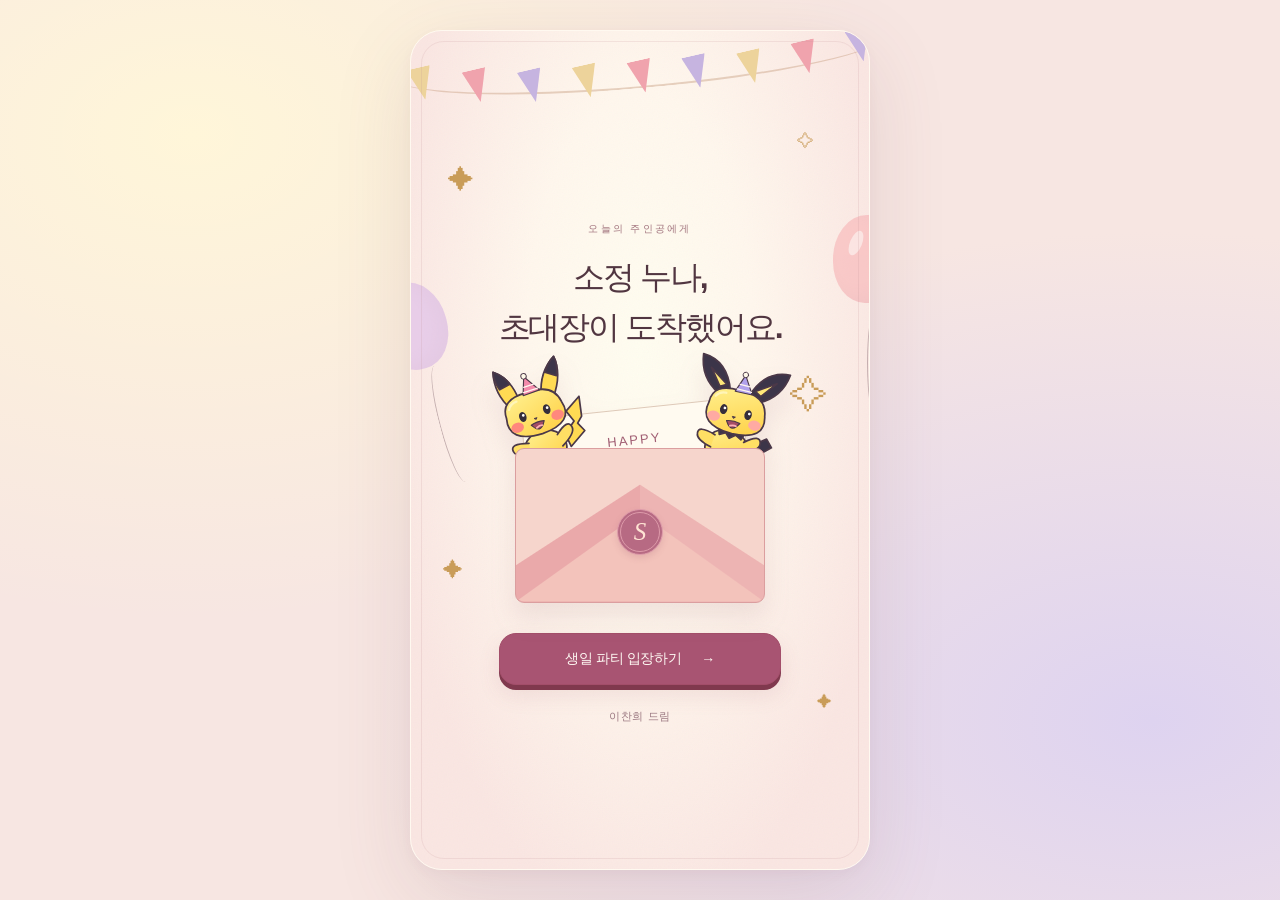
<file: index.html>
<!doctype html>
<html lang="ko"><head>
<meta charset="utf-8"><meta name="viewport" content="width=device-width, initial-scale=1, viewport-fit=cover">
<meta name="theme-color" content="#fae9e3"><meta name="color-scheme" content="light">
<title>소정 누나 생일 축하드립니다! 🎂</title>
<meta name="description" content="소정 누나 생일 축하드립니다! — 이찬희 드림">
<meta property="og:type" content="website"><meta property="og:locale" content="ko_KR">
<meta property="og:title" content="소정 누나 생일 축하드립니다! 🎂">
<meta property="og:description" content="소정 누나 생일 축하드립니다! — 이찬희 드림">
<meta property="og:url" content="https://pollmap.github.io/sojeong-birthday-card-2026/">
<meta property="og:image" content="https://pollmap.github.io/sojeong-birthday-card-2026/og-sojeong-party-v4.png">
<meta property="og:image:width" content="1200"><meta property="og:image:height" content="630">
<meta property="og:image:alt" content="소정 누나 생일 축하드립니다! 파티 모자를 쓴 피카츄와 피츄, 딸기 생크림 케이크. 이찬희 드림">
<meta name="twitter:card" content="summary_large_image"><meta name="twitter:title" content="소정 누나 생일 축하드립니다! 🎂">
<meta name="twitter:description" content="소정 누나 생일 축하드립니다! — 이찬희 드림">
<meta name="twitter:image" content="https://pollmap.github.io/sojeong-birthday-card-2026/og-sojeong-party-v4.png">
<link rel="canonical" href="https://pollmap.github.io/sojeong-birthday-card-2026/">
<link rel="stylesheet" href="party.css?v=2"><script src="card.js?v=4" defer></script>
</head><body>
<main class="card" id="card" data-state="closed" aria-label="소정 누나 생일 카드">
  <div class="paper-grain" aria-hidden="true"></div>
  <div class="garland" aria-hidden="true"><i></i><i></i><i></i><i></i><i></i><i></i><i></i><i></i><i></i></div>
  <div class="balloon balloon-one" aria-hidden="true"></div><div class="balloon balloon-two" aria-hidden="true"></div>
  <div class="stars" aria-hidden="true"><span>✦</span><span>✧</span><span>✦</span><span>✧</span><span>✦</span></div>
  <section class="invitation" id="invitation" aria-labelledby="invite-title">
    <p class="eyebrow">오늘의 주인공에게</p>
    <h1 id="invite-title">소정 누나,<br>초대장이 도착했어요.</h1>
    <div class="envelope" aria-hidden="true"><div class="letter"><span>HAPPY</span><strong>BIRTHDAY</strong><span class="letter-heart">♥</span></div><div class="envelope-front"></div><div class="seal">S</div><img class="peek peek-pika" src="assets/pika-party.svg" alt=""><img class="peek peek-pichu" src="assets/pichu-party.svg" alt=""></div>
    <button class="primary enter" id="enter" type="button">생일 파티 입장하기 <span aria-hidden="true">→</span></button>
    <p class="from">이찬희 드림</p>
  </section>
  <section class="party" id="party" aria-label="생일 파티" hidden>
    <header class="headline"><p class="eyebrow">HAPPY BIRTHDAY</p><h2 tabindex="-1" id="greeting"><span>소정 누나</span><strong>생일 축하드립니다!</strong></h2><p class="caption" id="caption" aria-live="polite">축하단 입장합니다.</p></header>
    <div class="stage" id="stage">
      <div class="halo" aria-hidden="true"></div><div class="floor" aria-hidden="true"></div>
      <div class="actor actor-pika" id="pika"><span class="bubble" id="pika-speech" aria-hidden="true">누나, 받으십시오!</span><div class="puppet"><img src="assets/pika-party.svg" width="230" height="260" alt="파티 모자를 쓴 피카츄"></div><span class="actor-shadow" aria-hidden="true"></span></div>
      <div class="actor actor-pichu" id="pichu"><span class="bubble" id="pichu-speech" aria-hidden="true">앗, 같이요!</span><div class="puppet"><img src="assets/pichu-party.svg" width="230" height="260" alt="파티 모자를 쓴 피츄"></div><span class="actor-shadow" aria-hidden="true"></span></div>
      <div class="cake" id="cake"><img src="assets/party-cake.svg" width="280" height="280" alt="딸기 생크림 케이크와 세 개의 촛불"><span class="flame flame-one" aria-hidden="true"></span><span class="flame flame-two" aria-hidden="true"></span><span class="flame flame-three" aria-hidden="true"></span></div>
      <div class="bow-label" aria-hidden="true">꾸벅.</div>
    </div>
    <footer class="party-footer"><p class="signature">마음을 담아, <strong>이찬희 드림</strong></p><div class="controls"><button id="sound" type="button" aria-pressed="false">♪ 소리 켜기</button><button id="replay" type="button">↻ 다시 보기</button><button id="share" type="button">링크 복사</button></div><p class="share-status" id="share-status" role="status"></p></footer>
  </section>
  <canvas id="confetti" aria-hidden="true"></canvas>
  <noscript><p class="no-script">소정 누나 생일 축하드립니다! 🎂<br>이찬희 드림<br>움직이는 카드는 JavaScript를 켜면 볼 수 있어요.</p></noscript>
</main>
</body></html>
</file>
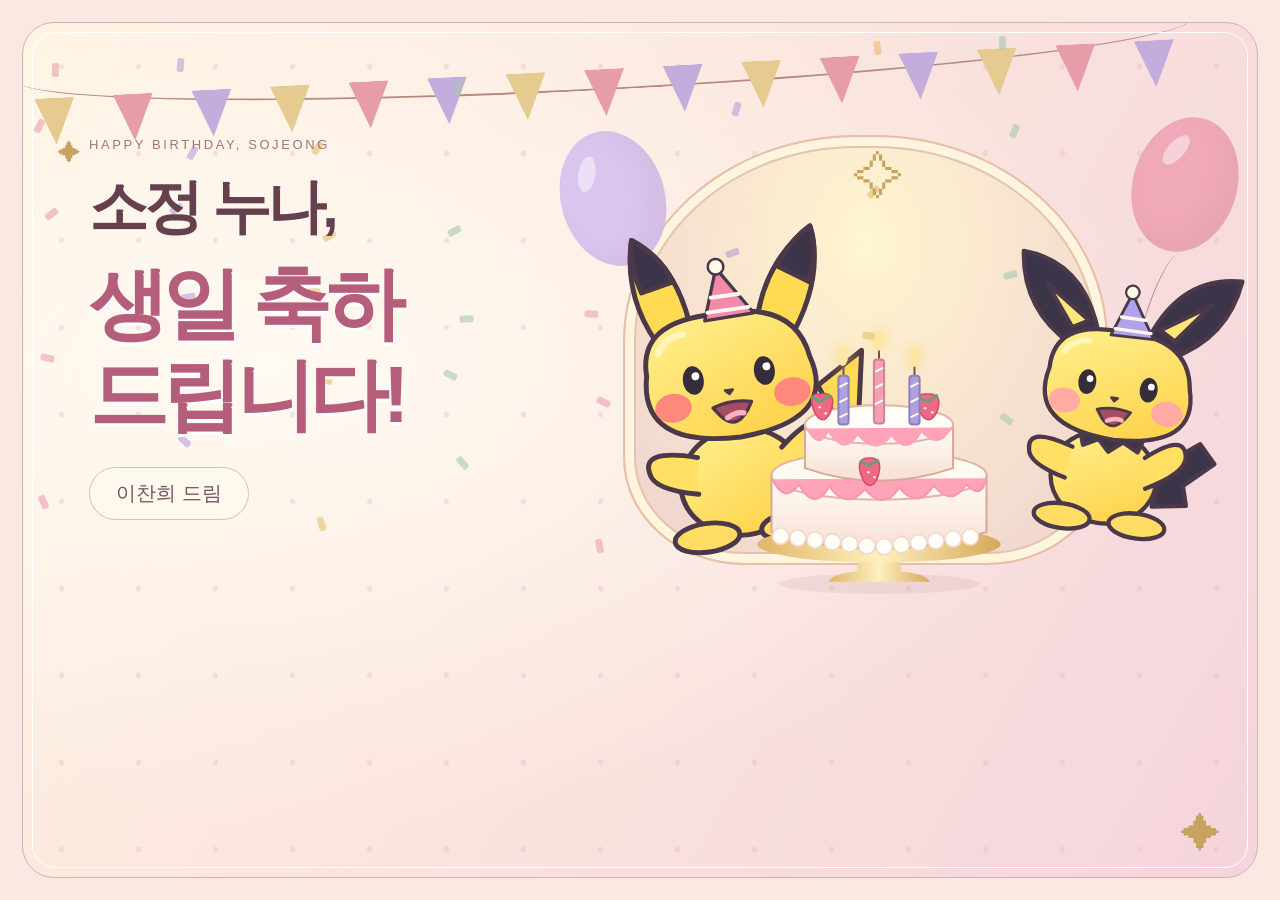
<file: og-preview.html>
<!doctype html><html lang="ko"><head><meta charset="utf-8"><meta name="viewport" content="width=device-width,initial-scale=1"><title>소정 누나 생일 카드 썸네일</title><style>*{box-sizing:border-box}body{margin:0;width:1200px;height:630px;overflow:hidden;background:#fae9e3;font-family:-apple-system,BlinkMacSystemFont,"Apple SD Gothic Neo","Malgun Gothic",sans-serif;color:#65414f}.frame{position:absolute;inset:22px;border:1px solid #d4b2b2;border-radius:32px;background:radial-gradient(ellipse at 77% 39%,#fff7d7,transparent 45%),linear-gradient(120deg,#fffaf0,#f9e2e2);overflow:hidden}.frame:after{content:"";position:absolute;inset:9px;border:1px solid #fff;border-radius:23px}.copy{position:absolute;left:58px;top:93px;z-index:4}.tag{font-size:14px;letter-spacing:.23em;color:#a2747e}.copy h1{font-size:65px;letter-spacing:-.065em;line-height:1.35;margin:20px 0 22px}.copy h1 strong{font-size:54px;color:#b45e7b}.copy p{font-size:21px;line-height:1.7;color:#926d79}.copy small{font-size:18px;color:#785665}.pika{position:absolute;width:280px;left:590px;top:197px;transform:rotate(-8deg)}.pichu{position:absolute;width:220px;right:20px;top:217px;transform:rotate(8deg)}.cake{position:absolute;width:260px;left:741px;top:301px}.bubble{position:absolute;right:63px;top:128px;border:1px solid #dbc0bd;border-radius:20px;background:#fff9ef;padding:16px 22px;font-size:20px;transform:rotate(5deg)}.star{position:absolute;color:#c8a25f;font-size:40px}.s1{left:41px;top:21px}.s2{right:29px;bottom:34px}.s3{left:646px;top:113px}.dots{position:absolute;inset:0;background-image:radial-gradient(#d7b0c0 2px,transparent 3px);background-size:77px 87px;opacity:.3}.flame{position:absolute;width:9px;height:19px;border-radius:70% 30% 60% 40%;background:#ffe7a1;box-shadow:0 0 15px #ffd062;z-index:5}.f1{left:834px;top:329px}.f2{left:867px;top:314px}.f3{left:899px;top:329px}.copy{left:66px;top:112px}.copy h1{font-size:59px;margin:20px 0 26px;line-height:1.18}.copy h1 strong{display:block;font-size:79px;line-height:1.16;margin-top:15px;letter-spacing:-.07em;text-shadow:0 3px 0 #fff}.copy small{display:inline-block;background:#fff8ed;border:1px solid #dfb8b8;border-radius:30px;padding:12px 26px;font-size:20px}.tag{font-size:13px;letter-spacing:.2em}.pika{width:300px;left:562px;top:194px;z-index:3}.pichu{width:259px;right:7px;top:227px;z-index:3}.cake{width:284px;left:714px;top:292px;z-index:4}.flame{z-index:6}.f1{left:816px;top:324px}.f2{left:851px;top:307px}.f3{left:887px;top:324px}.arch{position:absolute;left:600px;top:112px;width:485px;height:430px;background:radial-gradient(ellipse at 50% 25%,#fff5d0,#efd2cf);border:2px solid #e8bea6;border-radius:48% 48% 25% 25%;box-shadow:inset 0 0 0 9px #fff4dd,inset 0 0 0 11px #e3c4af}.ribbon{position:absolute;left:-10px;top:-16px;width:1180px;height:83px;border-bottom:2px solid #b88981;display:flex;justify-content:space-around;border-radius:0 0 50% 50%;transform:rotate(-3deg)}.ribbon i{display:block;width:40px;height:47px;background:#e69ca9;clip-path:polygon(0 0,100% 0,50% 100%);margin-top:62px}.ribbon i:nth-child(3n){background:#c2addc}.ribbon i:nth-child(3n + 1){background:#e6cb91}.balloon{position:absolute;width:104px;height:137px;border-radius:50%;box-shadow:inset -14px -10px 20px #ac849b20;z-index:2}.balloon:before{content:"";position:absolute;left:25px;top:20px;width:17px;height:36px;border-radius:50%;background:#fff7;transform:rotate(25deg)}.balloon:after{content:"";position:absolute;left:50%;top:100%;width:29px;height:150px;border-left:1px solid #ad8d8c;border-radius:50%}.b1{left:538px;top:107px;background:#dac5ee;transform:rotate(-16deg)}.b2{right:20px;top:93px;background:#f0a9b8;transform:rotate(17deg)}.confetti{position:absolute;inset:0;pointer-events:none}.confetti i{position:absolute;width:7px;height:14px;border-radius:2px;opacity:.6}.s1{top:117px;left:35px;font-size:23px}.s3{left:831px;top:126px;z-index:3;font-size:50px}.s2{right:36px;bottom:20px;z-index:5}.frame{background:radial-gradient(ellipse at 20% 40%,#fffaf2,transparent 65%),linear-gradient(120deg,#fff3df,#f5d4dc)}
</style></head><body><div class="frame"><div class="dots"></div><div class="ribbon"><i></i><i></i><i></i><i></i><i></i><i></i><i></i><i></i><i></i><i></i><i></i><i></i><i></i><i></i><i></i></div><div class="balloon b1"></div><div class="balloon b2"></div><div class="arch"></div><div class="confetti"><i style="left:29px;top:40px;transform:rotate(0deg);background:#eba0ae"></i><i style="left:166px;top:123px;transform:rotate(29deg);background:#b5a2d8"></i><i style="left:303px;top:206px;transform:rotate(58deg);background:#e5bf6b"></i><i style="left:440px;top:289px;transform:rotate(87deg);background:#a7c9b2"></i><i style="left:577px;top:372px;transform:rotate(116deg);background:#eba0ae"></i><i style="left:714px;top:455px;transform:rotate(145deg);background:#b5a2d8"></i><i style="left:851px;top:18px;transform:rotate(174deg);background:#e5bf6b"></i><i style="left:988px;top:101px;transform:rotate(203deg);background:#a7c9b2"></i><i style="left:25px;top:184px;transform:rotate(232deg);background:#eba0ae"></i><i style="left:162px;top:267px;transform:rotate(261deg);background:#b5a2d8"></i><i style="left:299px;top:350px;transform:rotate(290deg);background:#e5bf6b"></i><i style="left:436px;top:433px;transform:rotate(319deg);background:#a7c9b2"></i><i style="left:573px;top:516px;transform:rotate(348deg);background:#eba0ae"></i><i style="left:710px;top:79px;transform:rotate(377deg);background:#b5a2d8"></i><i style="left:847px;top:162px;transform:rotate(406deg);background:#e5bf6b"></i><i style="left:984px;top:245px;transform:rotate(435deg);background:#a7c9b2"></i><i style="left:21px;top:328px;transform:rotate(464deg);background:#eba0ae"></i><i style="left:158px;top:411px;transform:rotate(493deg);background:#b5a2d8"></i><i style="left:295px;top:494px;transform:rotate(522deg);background:#e5bf6b"></i><i style="left:432px;top:57px;transform:rotate(551deg);background:#a7c9b2"></i><i style="left:569px;top:140px;transform:rotate(580deg);background:#eba0ae"></i><i style="left:706px;top:223px;transform:rotate(609deg);background:#b5a2d8"></i><i style="left:843px;top:306px;transform:rotate(638deg);background:#e5bf6b"></i><i style="left:980px;top:389px;transform:rotate(667deg);background:#a7c9b2"></i><i style="left:17px;top:472px;transform:rotate(696deg);background:#eba0ae"></i><i style="left:154px;top:35px;transform:rotate(725deg);background:#b5a2d8"></i><i style="left:291px;top:118px;transform:rotate(754deg);background:#e5bf6b"></i><i style="left:428px;top:201px;transform:rotate(783deg);background:#a7c9b2"></i><i style="left:565px;top:284px;transform:rotate(812deg);background:#eba0ae"></i><i style="left:702px;top:367px;transform:rotate(841deg);background:#b5a2d8"></i><i style="left:839px;top:450px;transform:rotate(870deg);background:#e5bf6b"></i><i style="left:976px;top:13px;transform:rotate(899deg);background:#a7c9b2"></i><i style="left:13px;top:96px;transform:rotate(928deg);background:#eba0ae"></i><i style="left:150px;top:179px;transform:rotate(957deg);background:#b5a2d8"></i><i style="left:287px;top:262px;transform:rotate(986deg);background:#e5bf6b"></i><i style="left:424px;top:345px;transform:rotate(1015deg);background:#a7c9b2"></i></div><div class="copy"><span class="tag">HAPPY BIRTHDAY, SOJEONG</span><h1>소정 누나,<strong>생일 축하<br>드립니다!</strong></h1><small>이찬희 드림</small></div><img class="pika" src="assets/pika-party.svg" alt="피카츄"><img class="pichu" src="assets/pichu-party.svg" alt="피츄"><img class="cake" src="assets/party-cake.svg" alt="케이크"><i class="flame f1"></i><i class="flame f2"></i><i class="flame f3"></i><span class="star s1">✦</span><span class="star s2">✦</span><span class="star s3">✧</span></div></body></html>
</file>
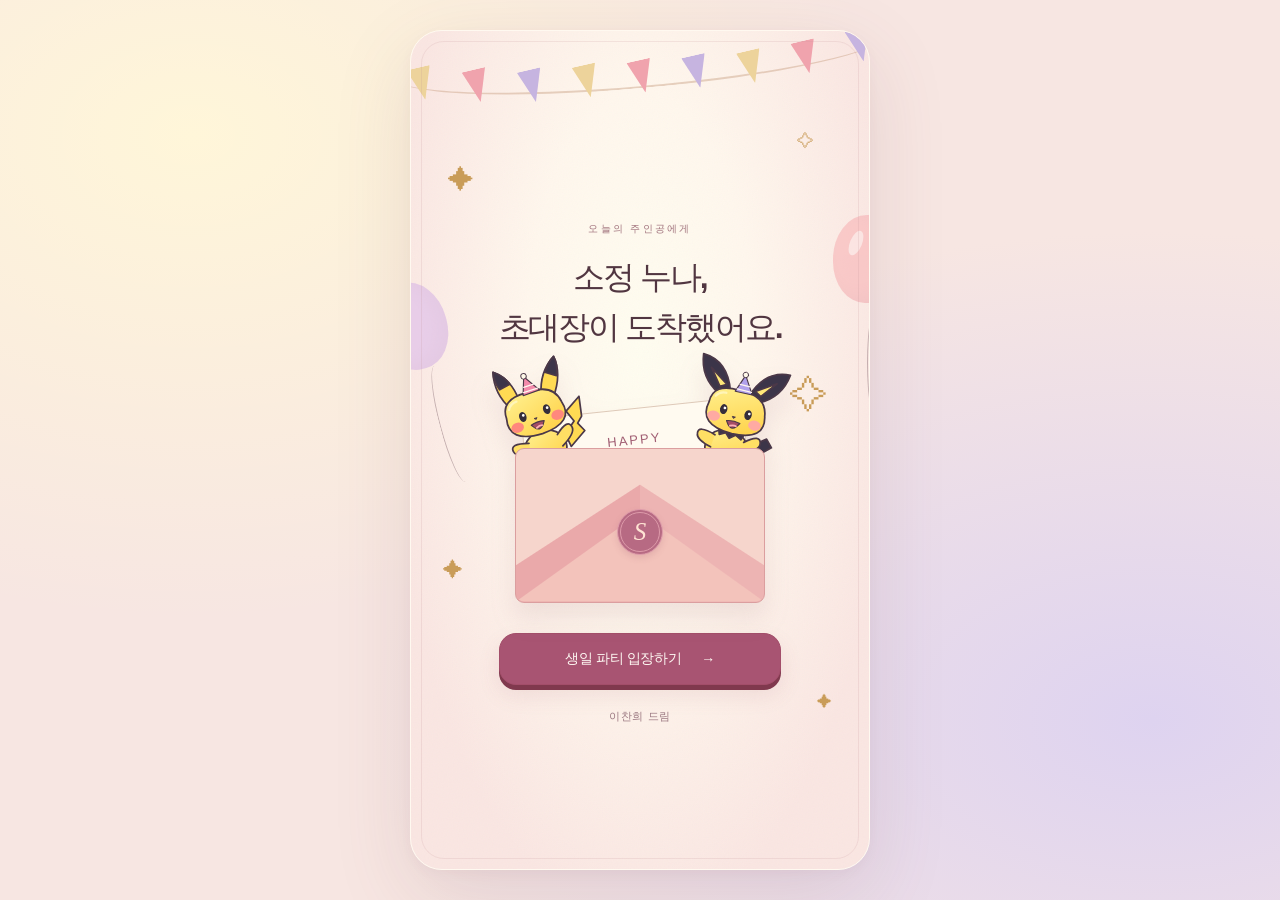
<file: sojeong.html>
<!doctype html>
<html lang="ko"><head>
<meta charset="utf-8"><meta name="viewport" content="width=device-width, initial-scale=1, viewport-fit=cover">
<meta name="theme-color" content="#fae9e3"><meta name="color-scheme" content="light">
<title>소정 누나 생일 축하드립니다! 🎂</title>
<meta name="description" content="소정 누나 생일 축하드립니다! — 이찬희 드림">
<meta property="og:type" content="website"><meta property="og:locale" content="ko_KR">
<meta property="og:title" content="소정 누나 생일 축하드립니다! 🎂">
<meta property="og:description" content="소정 누나 생일 축하드립니다! — 이찬희 드림">
<meta property="og:url" content="https://pollmap.github.io/sojeong-birthday-card-2026/sojeong.html">
<meta property="og:image" content="https://pollmap.github.io/sojeong-birthday-card-2026/og-sojeong-party-v5.png">
<meta property="og:image:width" content="1200"><meta property="og:image:height" content="630">
<meta property="og:image:alt" content="소정 누나 생일 축하드립니다! 파티 모자를 쓴 피카츄와 피츄, 딸기 생크림 케이크. 이찬희 드림">
<meta name="twitter:card" content="summary_large_image"><meta name="twitter:title" content="소정 누나 생일 축하드립니다! 🎂">
<meta name="twitter:description" content="소정 누나 생일 축하드립니다! — 이찬희 드림">
<meta name="twitter:image" content="https://pollmap.github.io/sojeong-birthday-card-2026/og-sojeong-party-v5.png">
<link rel="canonical" href="https://pollmap.github.io/sojeong-birthday-card-2026/sojeong.html">
<link rel="stylesheet" href="party.css?v=2"><script src="card.js?v=5" defer></script>
</head><body>
<main class="card" id="card" data-state="closed" aria-label="소정 누나 생일 카드">
  <div class="paper-grain" aria-hidden="true"></div>
  <div class="garland" aria-hidden="true"><i></i><i></i><i></i><i></i><i></i><i></i><i></i><i></i><i></i></div>
  <div class="balloon balloon-one" aria-hidden="true"></div><div class="balloon balloon-two" aria-hidden="true"></div>
  <div class="stars" aria-hidden="true"><span>✦</span><span>✧</span><span>✦</span><span>✧</span><span>✦</span></div>
  <section class="invitation" id="invitation" aria-labelledby="invite-title">
    <p class="eyebrow">오늘의 주인공에게</p>
    <h1 id="invite-title">소정 누나,<br>초대장이 도착했어요.</h1>
    <div class="envelope" aria-hidden="true"><div class="letter"><span>HAPPY</span><strong>BIRTHDAY</strong><span class="letter-heart">♥</span></div><div class="envelope-front"></div><div class="seal">S</div><img class="peek peek-pika" src="assets/pika-party.svg" alt=""><img class="peek peek-pichu" src="assets/pichu-party.svg" alt=""></div>
    <button class="primary enter" id="enter" type="button">생일 파티 입장하기 <span aria-hidden="true">→</span></button>
    <p class="from">이찬희 드림</p>
  </section>
  <section class="party" id="party" aria-label="생일 파티" hidden>
    <header class="headline"><p class="eyebrow">HAPPY BIRTHDAY</p><h2 tabindex="-1" id="greeting"><span>소정 누나</span><strong>생일 축하드립니다!</strong></h2><p class="caption" id="caption" aria-live="polite">축하단 입장합니다.</p></header>
    <div class="stage" id="stage">
      <div class="halo" aria-hidden="true"></div><div class="floor" aria-hidden="true"></div>
      <div class="actor actor-pika" id="pika"><span class="bubble" id="pika-speech" aria-hidden="true">누나, 받으십시오!</span><div class="puppet"><img src="assets/pika-party.svg" width="230" height="260" alt="파티 모자를 쓴 피카츄"></div><span class="actor-shadow" aria-hidden="true"></span></div>
      <div class="actor actor-pichu" id="pichu"><span class="bubble" id="pichu-speech" aria-hidden="true">앗, 같이요!</span><div class="puppet"><img src="assets/pichu-party.svg" width="230" height="260" alt="파티 모자를 쓴 피츄"></div><span class="actor-shadow" aria-hidden="true"></span></div>
      <div class="cake" id="cake"><img src="assets/party-cake.svg" width="280" height="280" alt="딸기 생크림 케이크와 세 개의 촛불"><span class="flame flame-one" aria-hidden="true"></span><span class="flame flame-two" aria-hidden="true"></span><span class="flame flame-three" aria-hidden="true"></span></div>
      <div class="bow-label" aria-hidden="true">꾸벅.</div>
    </div>
    <footer class="party-footer"><p class="signature">마음을 담아, <strong>이찬희 드림</strong></p><div class="controls"><button id="sound" type="button" aria-pressed="false">♪ 소리 켜기</button><button id="replay" type="button">↻ 다시 보기</button><button id="share" type="button">링크 복사</button></div><p class="share-status" id="share-status" role="status"></p></footer>
  </section>
  <canvas id="confetti" aria-hidden="true"></canvas>
  <noscript><p class="no-script">소정 누나 생일 축하드립니다! 🎂<br>이찬희 드림<br>움직이는 카드는 JavaScript를 켜면 볼 수 있어요.</p></noscript>
</main>
</body></html>
</file>
<file: party.css>
@charset "UTF-8";
:root{font-family:-apple-system,BlinkMacSystemFont,"Apple SD Gothic Neo","Malgun Gothic",sans-serif;color:#513641;background:#fae9e3;font-synthesis:none;color-scheme:light;-webkit-text-size-adjust:100%}
*{box-sizing:border-box}body{margin:0;min-width:280px;min-height:100vh;min-height:100svh;display:grid;place-items:center;padding:18px;background:radial-gradient(ellipse at 15% 15%,#fff6d9,transparent 45%),radial-gradient(ellipse at 90% 80%,#ded3f0,transparent 48%),#f7e6e2}button{font:inherit;cursor:pointer;touch-action:manipulation;-webkit-tap-highlight-color:transparent}button:focus-visible,h2:focus-visible{outline:3px solid #8664a6;outline-offset:5px}button:disabled{cursor:default}button, a{-webkit-user-select:none;user-select:none}button:active{transform:translateY(2px)}[hidden]{display:none!important}
.card{width:min(100%,460px);min-height:720px;height:840px;max-height:calc(100svh - 36px);position:relative;isolation:isolate;overflow:hidden;border:1px solid #fff9f0;border-radius:32px;background:radial-gradient(ellipse at 50% 38%,#fffdf0 0,#fff7ed 35%,#fae6e2 78%);box-shadow:0 25px 80px #76515b24,0 4px 12px #76515b0a}
.card:after{content:"";position:absolute;inset:10px;border:1px solid #c28f962e;border-radius:23px;pointer-events:none;z-index:10}.paper-grain{position:absolute;inset:0;pointer-events:none;opacity:.24;background-image:url("data:image/svg+xml,%3Csvg xmlns='http://www.w3.org/2000/svg' width='150' height='150'%3E%3Cfilter id='n'%3E%3CfeTurbulence type='fractalNoise' baseFrequency='.8' numOctaves='3' stitchTiles='stitch'/%3E%3C/filter%3E%3Crect width='100%25' height='100%25' opacity='.15' filter='url(%23n)'/%3E%3C/svg%3E")}
.garland{position:absolute;top:-8px;left:-4%;width:108%;height:65px;display:flex;justify-content:space-around;border-bottom:2px solid #c69e8070;border-radius:0 0 50% 50%;transform:rotate(-5deg);z-index:3;pointer-events:none}.garland i{width:24px;height:33px;background:#f0a3ad;clip-path:polygon(0 0,100% 0,50% 100%);margin-top:37px;transform:rotate(-8deg)}.garland i:nth-child(3n){background:#c6b4e0}.garland i:nth-child(3n + 1){background:#edd39b}.garland i:first-child,.garland i:last-child{margin-top:25px}.garland i:nth-child(2),.garland i:nth-last-child(2){margin-top:32px}
.balloon{position:absolute;width:68px;height:88px;border-radius:50% 50% 47% 47%;top:30%;opacity:.6;box-shadow:inset -10px -5px 15px #9a6a8618;animation:float 5s ease-in-out infinite;pointer-events:none}.balloon:before{content:"";position:absolute;left:17px;top:15px;width:12px;height:26px;border-radius:50%;background:#fff9;transform:rotate(22deg)}.balloon:after{content:"";position:absolute;left:50%;top:100%;height:120px;width:20px;border-left:1px solid #a2898d;border-radius:50%}.balloon-one{left:-32px;background:#ddbcec;transform:rotate(-15deg)}.balloon-two{right:-32px;top:22%;background:#f8b3b5;animation-delay:-2s}.stars{position:absolute;inset:0;pointer-events:none;color:#c99c58}.stars span{position:absolute;font-size:26px;animation:twinkle 3s ease-in-out infinite}.stars span:nth-child(1){top:16%;left:8%}.stars span:nth-child(2){top:41%;right:9%;font-size:38px;animation-delay:-1s}.stars span:nth-child(3){top:63%;left:7%;font-size:20px}.stars span:nth-child(4){top:12%;right:12%;font-size:17px;animation-delay:-2s}.stars span:nth-child(5){bottom:19%;right:8%;font-size:15px}
.invitation{position:relative;z-index:4;height:100%;display:flex;flex-direction:column;align-items:center;justify-content:center;text-align:center;padding:70px 24px 24px}.eyebrow{font-size:10px;font-weight:750;letter-spacing:.23em;color:#a0727c;margin:0 0 17px}.invitation h1{font-size:clamp(25px,6.9vw,32px);line-height:1.55;letter-spacing:-.065em;font-weight:750;margin:0}.envelope{position:relative;width:250px;height:180px;margin:70px 0 30px;filter:drop-shadow(0 15px 12px #92546720)}.envelope-front{position:absolute;inset:25px 0 0;border-radius:9px;background:linear-gradient(147deg,transparent 49.5%,#eaa9aa 50%) left/50% 100% no-repeat,linear-gradient(-147deg,transparent 49.5%,#edb4b3 50%) right/50% 100% no-repeat,#f6d5cc;z-index:3;border:1px solid #db9e9f}.envelope-front:after{content:"";position:absolute;inset:0;background:#f3c3bb;clip-path:polygon(0 100%,50% 42%,100% 100%);border-radius:9px}.letter{position:absolute;inset:-15px 14px 25px;background:#fffaf0;border:1px solid #dec9b8;border-radius:7px;transform:rotate(-6deg);padding:23px;display:flex;flex-direction:column;gap:4px;color:#a05d72;letter-spacing:.16em;font-size:13px;z-index:1}.letter strong{font-family:Georgia,serif;font-size:22px;letter-spacing:.02em}.letter-heart{font-size:22px}.seal{position:absolute;z-index:5;left:calc(50% - 23px);top:86px;width:46px;height:46px;border-radius:50%;background:#b76a83;border:4px double #de9baa;box-shadow:0 3px 6px #a0586930;color:#ffe4d4;font-family:Georgia,serif;font-style:italic;font-size:25px;display:grid;place-items:center}.peek{position:absolute;width:105px;z-index:2;top:-66px}.peek-pika{left:-30px;transform:rotate(-18deg)}.peek-pichu{right:-24px;transform:rotate(14deg)}.invite-note{font-size:14px;line-height:1.85;color:#8c6670;margin:0 0 26px;letter-spacing:-.025em}.primary{border:1px solid #a34e6a;background:#a85472;color:#fffaf4;box-shadow:0 5px 0 #80394e,0 10px 22px #8f435e1e;border-radius:17px;padding:15px 22px;min-height:52px;font-size:14px;font-weight:700;letter-spacing:-.025em;display:flex;justify-content:center;align-items:center;gap:20px;transition:transform .2s,background .2s}.primary:hover{background:#974362}.enter{width:min(100%,282px)}.from{font-size:11px;color:#9a7780;margin:24px 0 0;letter-spacing:.05em}
.party{height:100%;position:relative;z-index:4;display:grid;grid-template-rows:28% 45% 27%;padding:68px 22px 12px}.headline{text-align:center;align-self:center;position:relative;z-index:8}.headline .eyebrow{font-size:9px;margin-bottom:13px;letter-spacing:.24em}.headline h2{font-size:clamp(24px,6.8vw,34px);letter-spacing:-.06em;line-height:1.43;margin:0;font-weight:650}.headline h2 span{display:block;font-size:1.15em;font-weight:850;color:#633f50}.headline h2 strong{font-weight:750;color:#b35e7a;white-space:nowrap}.caption{margin:14px 0 0;color:#97757e;font-size:12px;line-height:1.6;min-height:20px}.stage{position:relative;margin:0 -22px;min-height:0}.halo{position:absolute;width:85%;height:100%;left:7.5%;bottom:5%;background:radial-gradient(ellipse,#fff9d8,transparent 66%);border-radius:50%}.floor{position:absolute;bottom:2%;left:9%;width:82%;height:24%;border-radius:50%;background:radial-gradient(ellipse at 50% 20%,#f9dccd,#f0cdc8);border:1px solid #d8aaa830;box-shadow:0 14px 20px #bd949513}.actor{position:absolute;width:36%;bottom:16%;z-index:3;opacity:0;transform:translateY(35px)}.actor-pika{left:1%}.actor-pichu{right:1%;width:31%;bottom:16%}.puppet{transform-origin:50% 93%;position:relative;z-index:1}.actor img{width:100%;height:auto;display:block;filter:drop-shadow(0 5px 2px #997d8012)}.actor-shadow{position:absolute;bottom:-2%;left:19%;width:62%;height:7%;background:#93718024;border-radius:50%;filter:blur(3px)}.cake{position:absolute;width:48%;left:26%;bottom:7%;z-index:4;opacity:0;transform:translateY(25px) scale(.75);transform-origin:50% 100%;filter:drop-shadow(0 12px 10px #8d67701a)}.cake img{width:100%;height:auto;display:block}.flame{position:absolute;width:4%;height:7%;border-radius:70% 30% 60% 40%;background:linear-gradient(#ffd56c,#fffadc);box-shadow:0 0 10px #ffc452,0 0 23px #ffc45280;opacity:0;transform:scale(0);transform-origin:50% 100%;transition:opacity .35s,transform .35s}.flame-one{left:35.5%;top:10.4%}.flame-two{left:48%;top:4.7%}.flame-three{left:60.5%;top:10.4%}.lit .flame{opacity:1;transform:scale(1);animation:flicker 1.7s ease-in-out infinite}.lit .flame-two{animation-delay:-.7s}.bubble{position:absolute;white-space:nowrap;bottom:102%;font-size:10px;font-weight:700;background:#fffdf5;border:1px solid #dcc1bf;padding:9px 10px;border-radius:12px;opacity:0;transform:translateY(5px);transition:opacity .25s,transform .25s;z-index:9;box-shadow:0 4px 8px #98797e0a}.actor-pika .bubble{left:12%}.actor-pichu .bubble{right:3%}.bubble:after{content:"";position:absolute;width:7px;height:7px;bottom:-5px;left:45%;background:#fffdf5;border-right:1px solid #dcc1bf;border-bottom:1px solid #dcc1bf;transform:rotate(45deg)}.speaking .bubble{opacity:1;transform:none}.bow-label{position:absolute;bottom:4%;width:100%;text-align:center;font-size:13px;font-weight:700;letter-spacing:.1em;color:#ac6b79;opacity:0;z-index:5}.bowing .bow-label{animation:appear 2.2s both}.party-footer{position:relative;z-index:8;display:flex;align-items:center;flex-direction:column;justify-content:center;text-align:center}.signature{font-size:11px;letter-spacing:-.015em;color:#987a80;margin:21px 0 10px}.signature strong{color:#755261;font-weight:650}.controls{display:flex;justify-content:center;gap:4px}.controls button{background:transparent;border:0;color:#886676;font-size:11px;padding:10px 11px;min-height:44px;border-radius:10px}.controls button:hover{background:#fff6}.share-status{font-size:10px;min-height:12px;margin:0;color:#9a6177}#confetti{position:absolute;inset:0;width:100%;height:100%;pointer-events:none;z-index:7}.no-script{position:absolute;inset:40% 10% auto;z-index:20;background:#fff7ef;padding:30px;text-align:center;line-height:2;border-radius:20px}
.stage:before{content:"";position:absolute;inset:2% 10% 10%;border:1px solid #d5b49b60;border-radius:48% 48% 42% 42%;background:radial-gradient(ellipse at 50% 28%,#fffbed,#f7ddce70);box-shadow:inset 0 0 0 8px #fff8e860,inset 0 0 0 9px #e6c9b750}.floor{bottom:12%}.actor{bottom:25%}.actor-pichu{bottom:25%}.cake{bottom:16%}.bow-label{bottom:10%}.stage:after{content:"✧　♥　✧";position:absolute;top:10%;width:100%;text-align:center;color:#d5a5ae;font-size:19px;letter-spacing:12px;pointer-events:none}
.arriving .actor-pika{animation:arrive-left .85s .1s cubic-bezier(.2,1.3,.4,1) both}.arriving .actor-pichu{animation:arrive-right .85s .55s cubic-bezier(.2,1.3,.4,1) both}.served .cake{animation:serve 1s cubic-bezier(.2,1.2,.4,1) both}.actor.bow .puppet{animation:bow 1.45s ease-in-out both}.actor.oops .puppet{animation:oops .55s ease both}.celebrating .actor .puppet{animation:hop 1.2s ease-in-out 3}.celebrating .actor-pichu .puppet{animation-delay:.18s}.closed-out .invitation{animation:leave .5s ease-in both}.party-enter{animation:party-enter .7s ease-out both}
@keyframes arrive-left{from{opacity:0;transform:translate(-70px,20px) rotate(-12deg)}to{opacity:1;transform:none}}@keyframes arrive-right{from{opacity:0;transform:translate(70px,20px) rotate(12deg)}to{opacity:1;transform:none}}@keyframes serve{to{opacity:1;transform:none}}@keyframes bow{0%,100%{transform:none}35%,65%{transform:translateY(14px) rotate(12deg) scaleY(.7)}}@keyframes oops{30%{transform:translateY(-20px) rotate(-8deg)}65%{transform:translateY(2px) rotate(5deg)}}@keyframes hop{0%,65%,100%{transform:none}30%{transform:translateY(-13px) rotate(-3deg)}}@keyframes leave{to{opacity:0;transform:translateY(-35px) scale(.95)}}@keyframes party-enter{from{opacity:0;transform:translateY(12px)}to{opacity:1;transform:none}}@keyframes float{50%{translate:0 -12px}}@keyframes twinkle{50%{opacity:.25;transform:scale(.8)}}@keyframes flicker{50%{transform:scale(.86,1.1) rotate(7deg)}}@keyframes appear{15%,80%{opacity:1}100%{opacity:0}}
@media(max-width:500px){body{padding:0;background:#fae9e3}.card{width:100%;max-width:460px;min-height:660px;height:100vh;height:100svh;max-height:none;border-radius:0;border:0;box-shadow:none;padding-top:env(safe-area-inset-top,0px);padding-bottom:env(safe-area-inset-bottom,0px)}.card:after{inset:9px;border-radius:21px}.party{padding-top:52px;padding-bottom:8px}.invitation{padding-top:55px}.headline h2{font-size:clamp(24px,7.2vw,34px)}}
@media(max-height:720px){.invitation{padding-top:60px}.envelope{margin-top:48px;margin-bottom:18px;transform:scale(.87);height:165px}.invite-note{margin-bottom:18px}.invitation h1{font-size:27px}.party{grid-template-rows:26% 42% 32%;padding-top:45px}.headline h2{font-size:27px}.headline .eyebrow{margin-bottom:8px}.caption{margin-top:7px}.signature{margin-top:16px;margin-bottom:3px}.primary{min-height:48px;padding:12px 18px}}
@media(max-width:340px){.card{min-height:650px}.headline h2{font-size:24px}.bubble{font-size:9px;padding:7px}.controls button{padding-inline:8px}.invitation h1{font-size:25px}}
@media(prefers-reduced-motion:reduce){*,*:before,*:after{animation-duration:.01ms!important;animation-delay:0ms!important;animation-iteration-count:1!important;transition-duration:.01ms!important}.actor{opacity:1;transform:none}.cake{opacity:1;transform:none}.lit .flame{opacity:1;transform:scale(1)}.balloon,.stars span{animation:none!important}}

/* A finished greeting: candles stay lit, no extra action required. */
.party{grid-template-rows:29% 54% 17%}.party-footer{justify-content:flex-start;padding-top:5px}.signature{margin-top:5px;margin-bottom:9px;font-size:12px}.actor{width:38%;bottom:23%}.actor-pichu{width:33%;bottom:23%}.cake{width:52%;left:24%;bottom:15%}.stage:before{inset:7% 10% 10%}.stage:after{top:16%}.floor{bottom:12%}.controls button{min-height:44px}
@media(max-height:720px){.party{grid-template-rows:27% 54% 19%}.signature{margin-top:1px;margin-bottom:3px}.stage:after{top:10%}.stage:before{top:0}}
</file>
